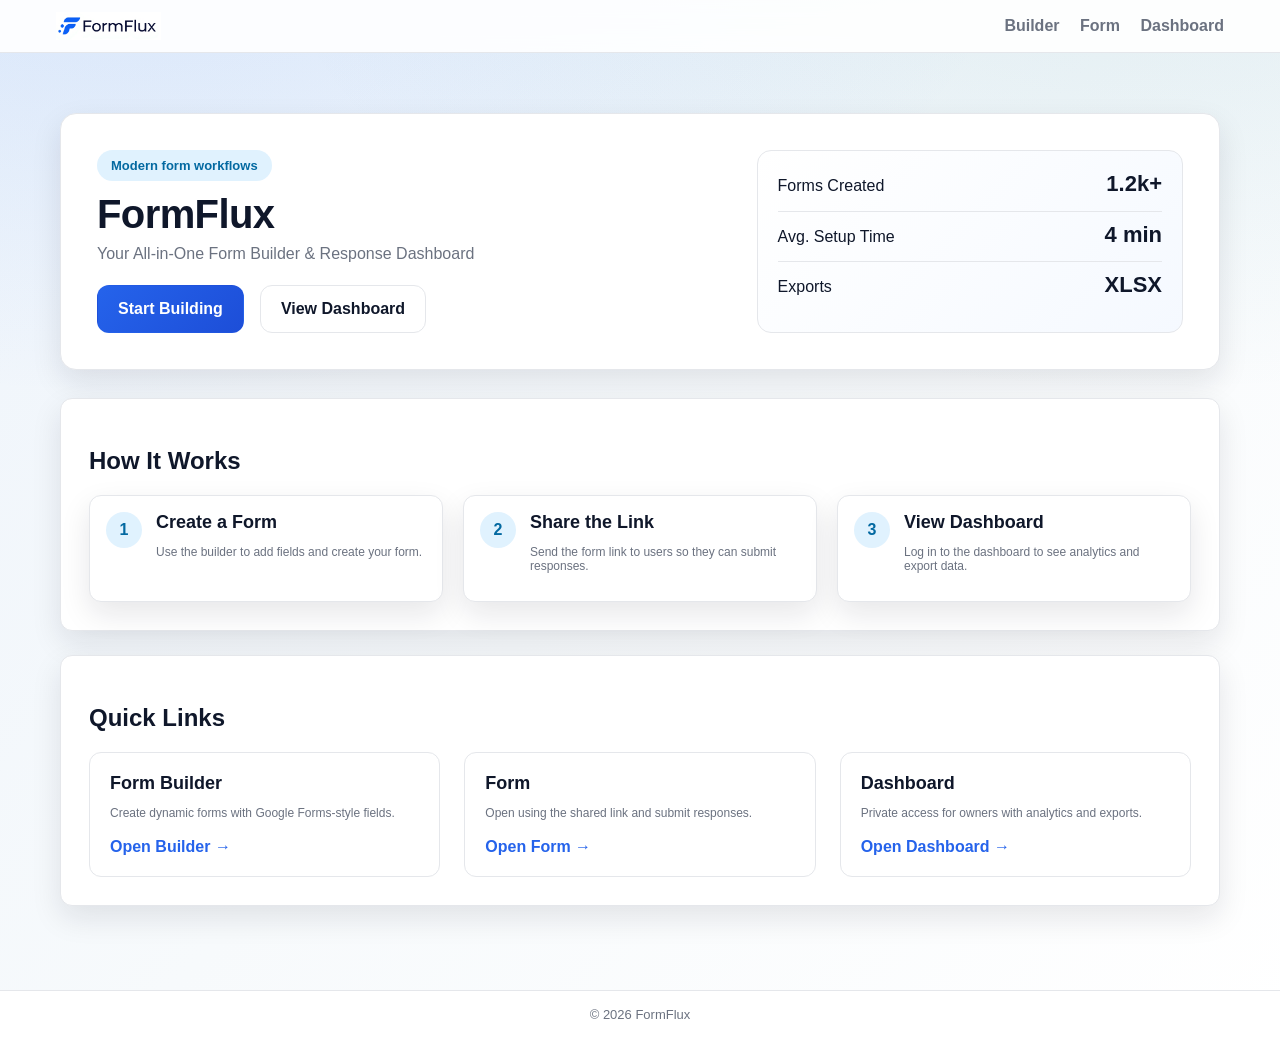
<file: frontend/index.html>
<!DOCTYPE html>
<html lang="en">
<head>
  <meta charset="UTF-8" />
  <meta name="viewport" content="width=device-width, initial-scale=1.0" />
  <title>Dynamic Form Builder + Response Dashboard</title>
  <link rel="stylesheet" href="style.css" />
</head>
<body>
  <div class="nav">
    <div class="nav-inner">
      <a class="brand" href="index.html">
        <img src="FormFlux.png" alt="FormFlux logo" class="logo" />
      </a>
      <div class="nav-links">
        <a href="form-builder.html">Builder</a>
        <a href="form.html">Form</a>
        <a href="dashboard.html">Dashboard</a>
      </div>
    </div>
  </div>

  <div class="container">
    <div class="hero">
      <div class="hero-grid">
        <div>
          <span class="pill">Modern form workflows</span>
          <h1>FormFlux</h1>
          <p>Your All-in-One Form Builder & Response Dashboard</p>
          <div class="cta-row">
            <a class="btn primary" href="form-builder.html">Start Building</a>
            <a class="btn ghost" href="dashboard.html">View Dashboard</a>
          </div>
        </div>
        <div class="hero-panel">
          <div class="metric"><span>Forms Created</span><span class="value">1.2k+</span></div>
          <div class="metric"><span>Avg. Setup Time</span><span class="value">4 min</span></div>
          <div class="metric"><span>Exports</span><span class="value">XLSX</span></div>
        </div>
      </div>
    </div>

    <div class="card">
      <h2>How It Works</h2>
      <div class="steps">
        <div class="step">
          <div class="step-num">1</div>
          <div>
            <h3>Create a Form</h3>
            <p class="small">Use the builder to add fields and create your form.</p>
          </div>
        </div>
        <div class="step">
          <div class="step-num">2</div>
          <div>
            <h3>Share the Link</h3>
            <p class="small">Send the form link to users so they can submit responses.</p>
          </div>
        </div>
        <div class="step">
          <div class="step-num">3</div>
          <div>
            <h3>View Dashboard</h3>
            <p class="small">Log in to the dashboard to see analytics and export data.</p>
          </div>
        </div>
      </div>
    </div>

    <div class="card">
      <h2>Quick Links</h2>
      <div class="grid-3">
        <a class="tile tile-link" href="form-builder.html">
          <h3>Form Builder</h3>
          <p class="small">Create dynamic forms with Google Forms-style fields.</p>
          <span class="tile-cta">Open Builder →</span>
        </a>
        <a class="tile tile-link" href="form.html">
          <h3>Form</h3>
          <p class="small">Open using the shared link and submit responses.</p>
          <span class="tile-cta">Open Form →</span>
        </a>
        <a class="tile tile-link" href="dashboard.html">
          <h3>Dashboard</h3>
          <p class="small">Private access for owners with analytics and exports.</p>
          <span class="tile-cta">Open Dashboard →</span>
        </a>
      </div>
    </div>
  </div>

  <footer class="footer">
    <div class="footer-inner">
      <span>© 2026 FormFlux</span>
    </div>
  </footer>
</body>
</html>
</file>
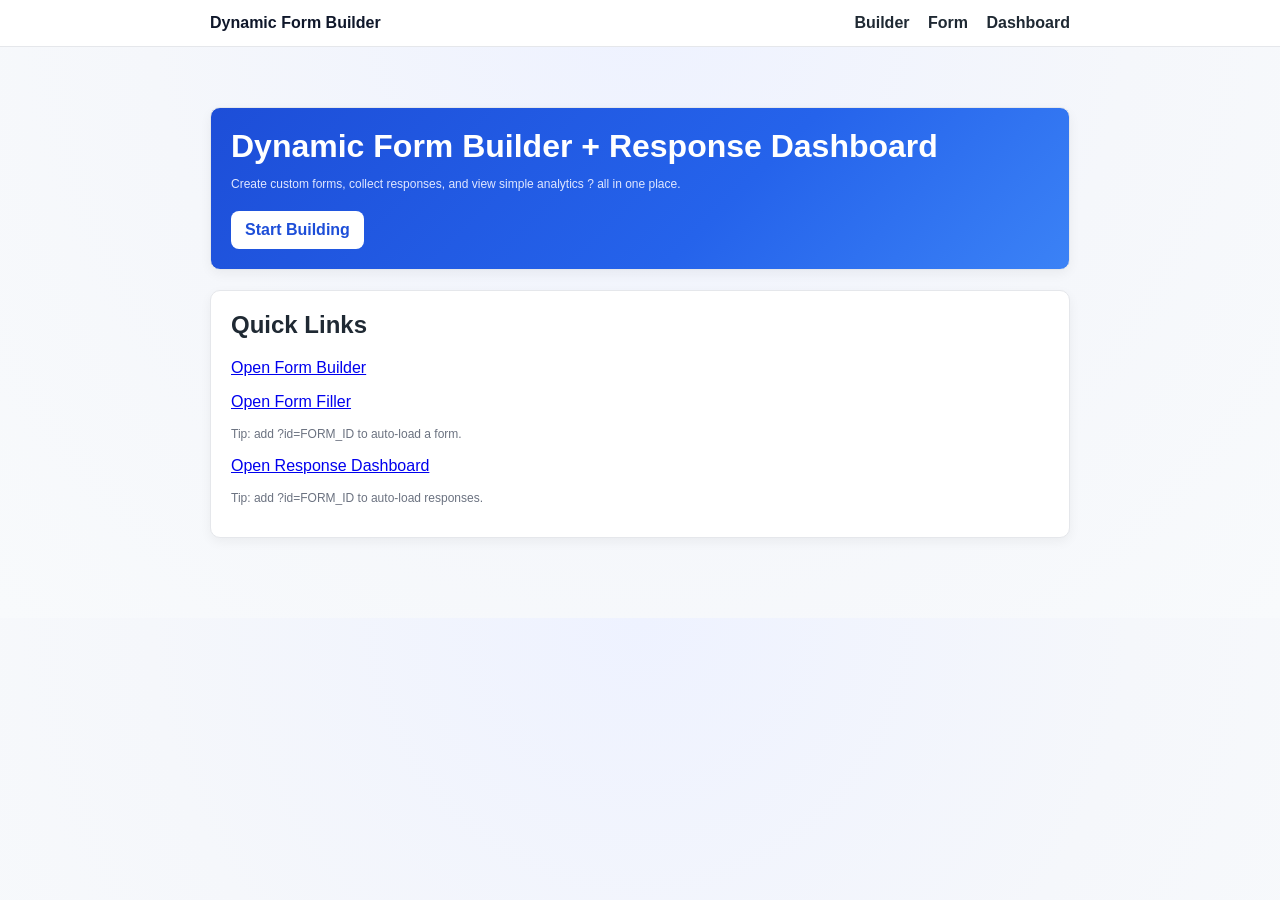
<file: backend/target/classes/static/index.html>
<!DOCTYPE html>
<html lang="en">
<head>
  <meta charset="UTF-8" />
  <meta name="viewport" content="width=device-width, initial-scale=1.0" />
  <title>Dynamic Form Builder + Response Dashboard</title>
  <link rel="stylesheet" href="style.css" />
</head>
<body>
  <div class="nav">
    <div class="nav-inner">
      <a class="brand" href="/">Dynamic Form Builder</a>
      <div class="nav-links">
        <a href="/form-builder.html">Builder</a>
        <a href="/form.html">Form</a>
        <a href="/dashboard.html">Dashboard</a>
      </div>
    </div>
  </div>

  <div class="container">
    <div class="card hero">
      <h1>Dynamic Form Builder + Response Dashboard</h1>
      <p class="small">Create custom forms, collect responses, and view simple analytics ? all in one place.</p>
      <a class="button-link" href="/form-builder.html">Start Building</a>
    </div>

    <div class="card">
      <h2>Quick Links</h2>
      <p><a href="/form-builder.html">Open Form Builder</a></p>
      <p><a href="/form.html">Open Form Filler</a></p>
      <p class="small">Tip: add ?id=FORM_ID to auto-load a form.</p>
      <p><a href="/dashboard.html">Open Response Dashboard</a></p>
      <p class="small">Tip: add ?id=FORM_ID to auto-load responses.</p>
    </div>
  </div>
</body>
</html>
</file>
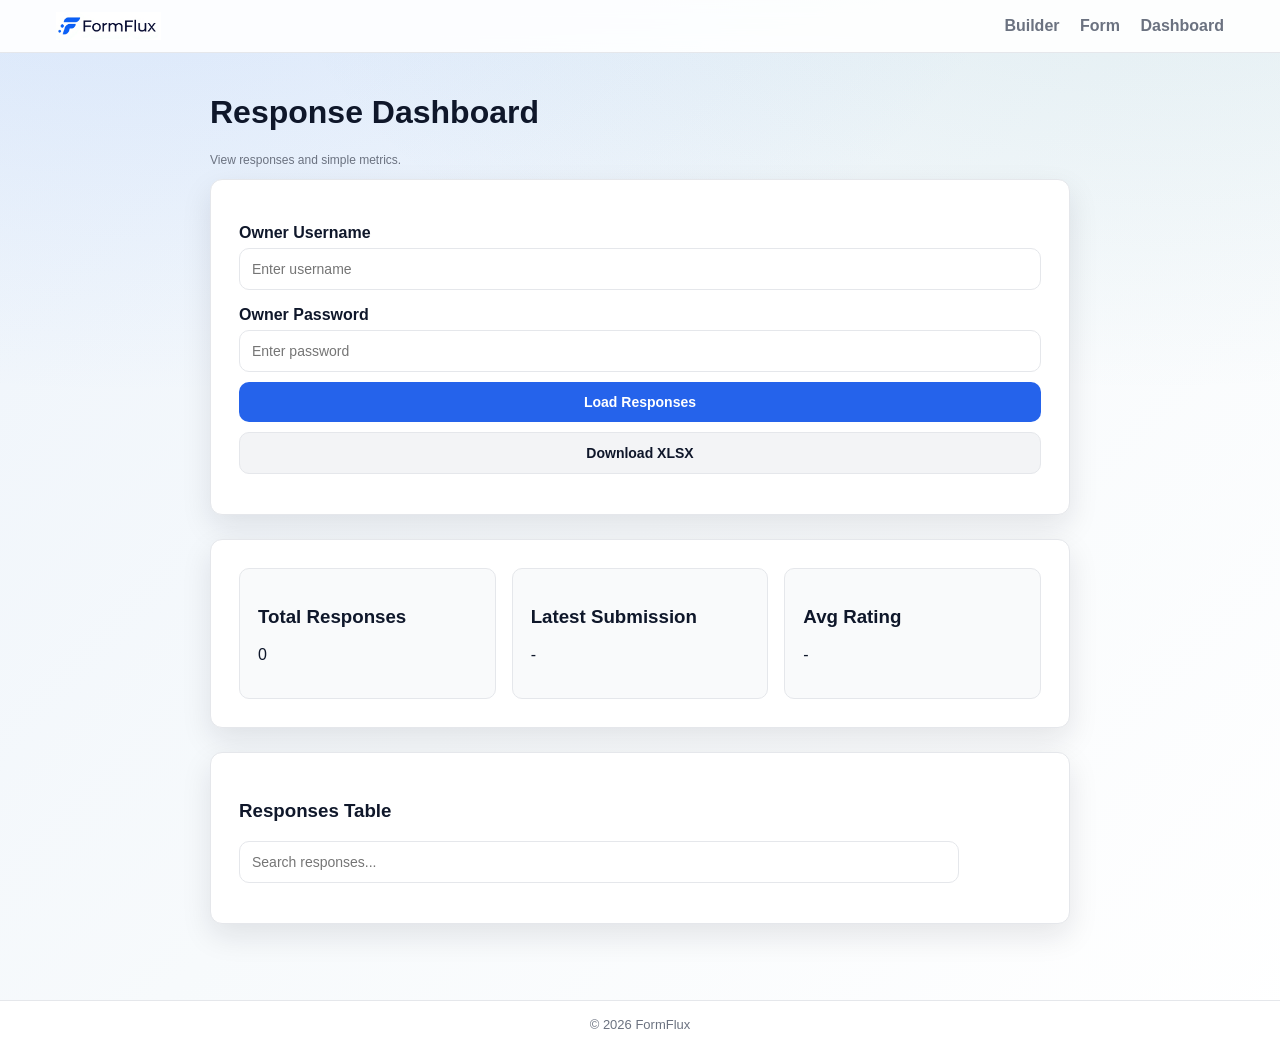
<file: frontend/dashboard.html>
<!DOCTYPE html>
<html lang="en">
<head>
  <meta charset="UTF-8" />
  <meta name="viewport" content="width=device-width, initial-scale=1.0" />
  <title>Dashboard</title>
  <link rel="stylesheet" href="style.css" />
</head>
<body>
  <div class="nav">
    <div class="nav-inner">
      <a class="brand" href="index.html">
        <img src="FormFlux.png" alt="FormFlux logo" class="logo" />
      </a>
      <div class="nav-links">
        <a href="form-builder.html">Builder</a>
        <a href="form.html">Form</a>
        <a href="dashboard.html">Dashboard</a>
      </div>
    </div>
  </div>

  <div class="container dashboard-narrow">
    <div class="header">
      <h1>Response Dashboard</h1>
      <p class="small">View responses and simple metrics.</p>
    </div>

    <div class="card">
      <label>Owner Username</label>
      <input id="ownerUser" type="text" placeholder="Enter username" />

      <label>Owner Password</label>
      <input id="ownerPass" type="password" placeholder="Enter password" />

      <button id="loadBtn">Load Responses</button>
      <button id="downloadBtn" class="secondary">Download XLSX</button>
      <p id="message" class="small"></p>
    </div>

    <div class="card">
      <div class="stats">
        <div class="stat-card">
          <h3>Total Responses</h3>
          <p id="total">0</p>
        </div>
        <div class="stat-card">
          <h3>Latest Submission</h3>
          <p id="latest">-</p>
        </div>
        <div class="stat-card">
          <h3>Avg Rating</h3>
          <p id="avg">-</p>
        </div>
      </div>
    </div>

    <div class="card">
      <h3>Responses Table</h3>
      <input id="filterBox" class="input-narrow" type="text" placeholder="Search responses..." />
      <div class="table-wrap">
        <table class="table" id="responseTable"></table>
      </div>
    </div>
  </div>

  <footer class="footer">
    <div class="footer-inner">
      <span>© 2026 FormFlux</span>
    </div>
  </footer>

  <script>
    const params = new URLSearchParams(window.location.search);
    const formId = params.get("id");

    const ownerUser = document.getElementById("ownerUser");
    const ownerPass = document.getElementById("ownerPass");
    const loadBtn = document.getElementById("loadBtn");
    const downloadBtn = document.getElementById("downloadBtn");
    const message = document.getElementById("message");

    const totalEl = document.getElementById("total");
    const latestEl = document.getElementById("latest");
    const avgEl = document.getElementById("avg");
    const table = document.getElementById("responseTable");
    const filterBox = document.getElementById("filterBox");
    let allResponses = [];

    async function loadResponses() {
      if (!formId) {
        message.textContent = "Form ID not found in URL.";
        return;
      }

      try {
        const res = await fetch(`http://localhost:8080/responses/${formId}?ownerUser=${encodeURIComponent(ownerUser.value)}&ownerPass=${encodeURIComponent(ownerPass.value)}`);
        if (!res.ok) {
          message.textContent = "Failed to fetch responses.";
          return;
        }

        const data = await res.json();
        allResponses = data;
        totalEl.textContent = data.length;

        if (data.length > 0) {
          latestEl.textContent = new Date(data[data.length - 1].createdAt).toLocaleString();
        }

        // Average rating if field named "Rating" exists
        const ratings = data.map(r => r.responses?.Rating).filter(v => typeof v === "number");
        if (ratings.length > 0) {
          const avg = ratings.reduce((a, b) => a + b, 0) / ratings.length;
          avgEl.textContent = avg.toFixed(1);
        }

        renderTable(data);
      } catch (err) {
        message.textContent = "Error connecting to backend.";
      }
    }

    filterBox.addEventListener("input", () => {
      renderTable(allResponses);
    });

    function renderTable(data) {
      if (data.length === 0) {
        table.innerHTML = "<tr><td>No responses yet.</td></tr>";
        return;
      }

      const filterText = filterBox.value.trim().toLowerCase();
      let filtered = data;
      if (filterText) {
        filtered = data.filter(item => {
          const rowText = JSON.stringify(item.responses || {}).toLowerCase();
          const timeText = (item.createdAt || "").toLowerCase();
          return rowText.includes(filterText) || timeText.includes(filterText);
        });
      }

      if (filtered.length === 0) {
        table.innerHTML = "<tr><td>No matches found.</td></tr>";
        return;
      }

      const headers = Object.keys(filtered[0].responses || {});
      let html = "<tr><th>Submitted At</th>";
      headers.forEach(h => html += `<th>${h}</th>`);
      html += "</tr>";

      filtered.forEach(item => {
        html += `<tr><td>${new Date(item.createdAt).toLocaleString()}</td>`;
        headers.forEach(h => {
          html += `<td>${item.responses[h] ?? ""}</td>`;
        });
        html += "</tr>";
      });

      table.innerHTML = html;
    }

    loadBtn.addEventListener("click", loadResponses);

    downloadBtn.addEventListener("click", async () => {
      if (!formId) {
        message.textContent = "Form ID not found in URL.";
        return;
      }
      if (!ownerUser.value || !ownerPass.value) {
        message.textContent = "Please enter username and password.";
        return;
      }

      try {
        const url = `http://localhost:8080/responses/${formId}/xlsx?ownerUser=${encodeURIComponent(ownerUser.value)}&ownerPass=${encodeURIComponent(ownerPass.value)}`;
        const res = await fetch(url);
        if (!res.ok) {
          message.textContent = "Failed to download XLSX.";
          return;
        }
        const blob = await res.blob();
        const link = document.createElement("a");
        link.href = window.URL.createObjectURL(blob);
        link.download = "responses.xlsx";
        document.body.appendChild(link);
        link.click();
        link.remove();
      } catch (err) {
        message.textContent = "Error connecting to backend.";
      }
    });
  </script>
</body>
</html>
</file>
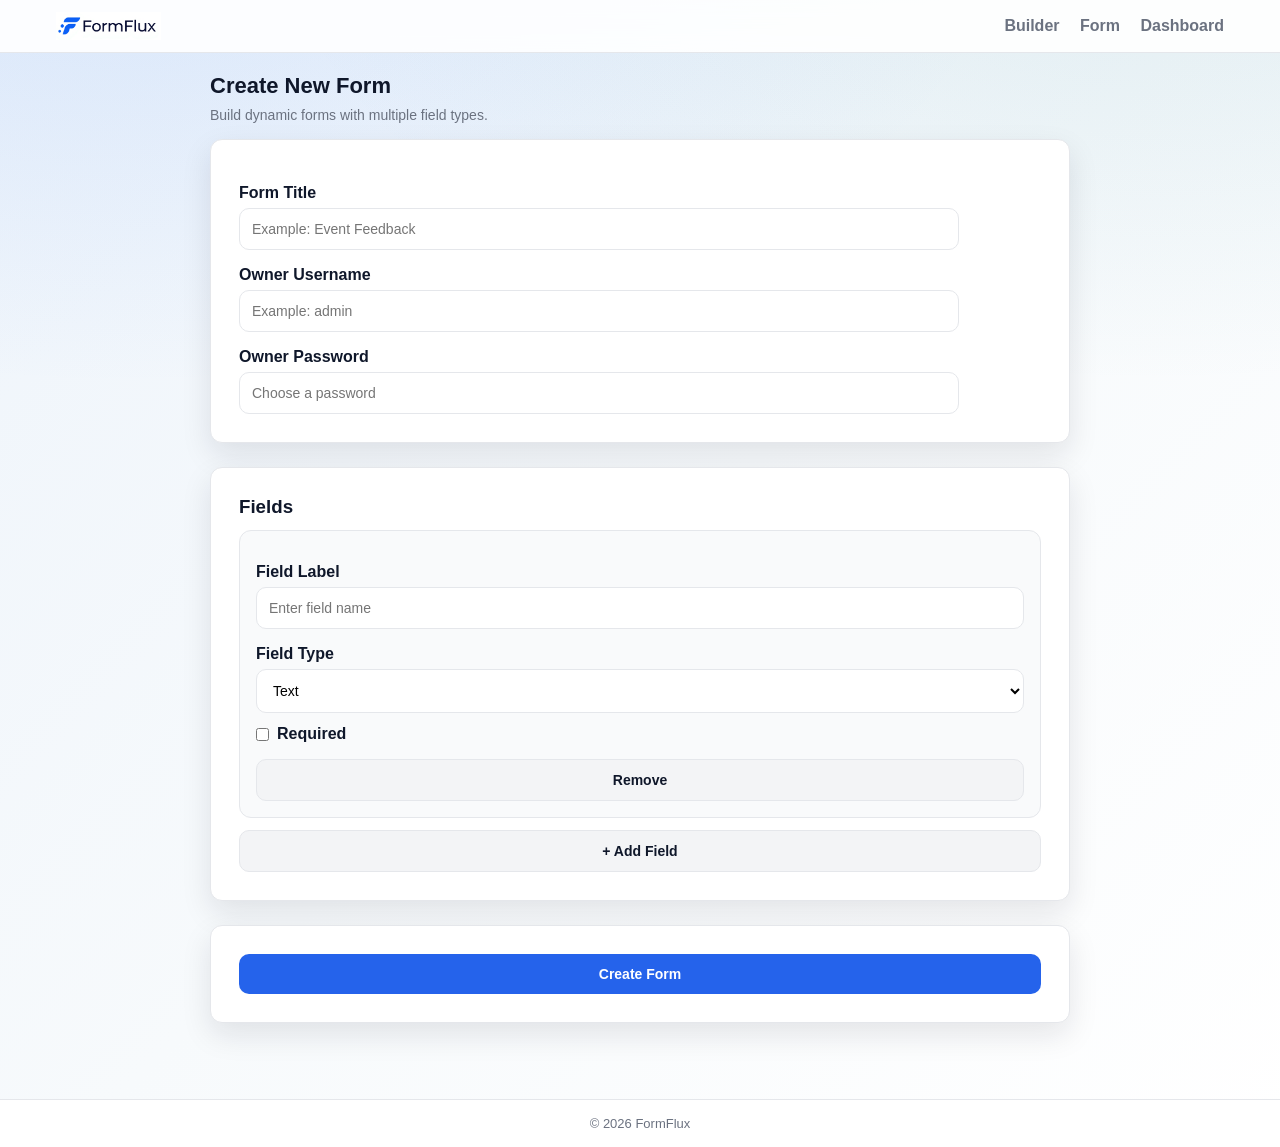
<file: frontend/form-builder.html>
<!DOCTYPE html>
<html lang="en">
<head>
  <meta charset="UTF-8" />
  <meta name="viewport" content="width=device-width, initial-scale=1.0" />
  <title>Form Builder</title>
  <link rel="stylesheet" href="style.css" />
</head>
<body>
  <div class="nav">
    <div class="nav-inner">
      <a class="brand" href="index.html">
        <img src="FormFlux.png" alt="FormFlux logo" class="logo" />
      </a>
      <div class="nav-links">
        <a href="form-builder.html">Builder</a>
        <a href="form.html">Form</a>
        <a href="dashboard.html">Dashboard</a>
      </div>
    </div>
  </div>

  <div class="container form-narrow">
    <div class="header">
      <h1 class="section-title">Create New Form</h1>
      <p class="section-sub">Build dynamic forms with multiple field types.</p>
    </div>

    <div class="card">
      <label for="formTitle">Form Title</label>
      <input id="formTitle" class="input-narrow" type="text" placeholder="Example: Event Feedback" />

      <label for="ownerUser">Owner Username</label>
      <input id="ownerUser" class="input-narrow" type="text" placeholder="Example: admin" />

      <label for="ownerPass">Owner Password</label>
      <input id="ownerPass" class="input-narrow" type="password" placeholder="Choose a password" />
    </div>

    <div class="card">
      <h3 class="card-title">Fields</h3>
      <div id="fields"></div>
      <button id="addFieldBtn" class="secondary">+ Add Field</button>
    </div>

    <div class="card">
      <button id="createFormBtn">Create Form</button>
      <div id="result" class="small"></div>
    </div>
  </div>

  <footer class="footer">
    <div class="footer-inner">
      <span>© 2026 FormFlux</span>
    </div>
  </footer>

  <script>
    const fieldsDiv = document.getElementById("fields");
    const addFieldBtn = document.getElementById("addFieldBtn");
    const createFormBtn = document.getElementById("createFormBtn");
    const result = document.getElementById("result");

    const TYPE_OPTIONS = [
      { value: "text", label: "Text" },
      { value: "number", label: "Number" },
      { value: "radio", label: "Radio" },
      { value: "checkbox", label: "Checkbox" },
      { value: "dropdown", label: "Dropdown" },
      { value: "paragraph", label: "Paragraph" },
      { value: "date", label: "Date" },
      { value: "time", label: "Time" }
    ];

    function addField() {
      const card = document.createElement("div");
      card.className = "field-card";

      const typeOptionsHtml = TYPE_OPTIONS.map(t => `<option value="${t.value}">${t.label}</option>`).join("");

      card.innerHTML = `
        <label>Field Label</label>
        <input class="field-label" type="text" placeholder="Enter field name" />

        <label>Field Type</label>
        <select class="field-type">
          ${typeOptionsHtml}
        </select>

        <label class="row-inline"><input type="checkbox" class="field-required" /> Required</label>

        <div class="options-box" style="display:none;">
          <label>Options (comma separated)</label>
          <input class="field-options" type="text" placeholder="Option1, Option2" />
        </div>

        <div class="scale-box" style="display:none;">
          <label>Scale Min</label>
          <input class="scale-min" type="number" placeholder="1" />
          <label>Scale Max</label>
          <input class="scale-max" type="number" placeholder="5" />
          <label>Left Label (optional)</label>
          <input class="scale-left" type="text" placeholder="Poor" />
          <label>Right Label (optional)</label>
          <input class="scale-right" type="text" placeholder="Excellent" />
        </div>

        <div class="grid-box" style="display:none;">
          <label>Grid Rows (comma separated)</label>
          <input class="grid-rows" type="text" placeholder="Speed, Quality, Support" />
          <label>Grid Columns (comma separated)</label>
          <input class="grid-cols" type="text" placeholder="Bad, OK, Good" />
        </div>

        <div class="field-actions">
          <button class="remove-btn secondary">Remove</button>
        </div>
      `;

      const typeSelect = card.querySelector(".field-type");
      const optionsBox = card.querySelector(".options-box");
      const scaleBox = card.querySelector(".scale-box");
      const gridBox = card.querySelector(".grid-box");
      const removeBtn = card.querySelector(".remove-btn");

      function updateVisibility() {
        const type = typeSelect.value;
        optionsBox.style.display = ["radio", "checkbox", "dropdown"].includes(type) ? "block" : "none";
        scaleBox.style.display = "none";
        gridBox.style.display = "none";
      }

      typeSelect.addEventListener("change", updateVisibility);
      removeBtn.addEventListener("click", () => card.remove());

      updateVisibility();
      fieldsDiv.appendChild(card);
    }

    addFieldBtn.addEventListener("click", addField);

    createFormBtn.addEventListener("click", async () => {
      result.textContent = "";
      const title = document.getElementById("formTitle").value.trim();
      const ownerUsername = document.getElementById("ownerUser").value.trim();
      const ownerPassword = document.getElementById("ownerPass").value.trim();

      if (!title || !ownerUsername || !ownerPassword) {
        result.textContent = "Please fill all fields (title + owner credentials).";
        return;
      }

      const fieldCards = document.querySelectorAll(".field-card");
      const fields = [];

      fieldCards.forEach(card => {
        const label = card.querySelector(".field-label").value.trim();
        const type = card.querySelector(".field-type").value;
        const required = card.querySelector(".field-required").checked;
        const optionsText = card.querySelector(".field-options").value.trim();
        const options = optionsText ? optionsText.split(",").map(o => o.trim()).filter(Boolean) : [];

        const rows = [];
        const columns = [];
        const min = null;
        const max = null;
        const leftLabel = "";
        const rightLabel = "";

        if (label) {
          fields.push({
            label,
            type,
            required,
            options,
            rows,
            columns,
            min: min ? Number(min) : null,
            max: max ? Number(max) : null,
            leftLabel,
            rightLabel
          });
        }
      });

      if (fields.length === 0) {
        result.textContent = "Add at least one field.";
        return;
      }

      try {
        const res = await fetch("http://localhost:8080/create-form", {
          method: "POST",
          headers: { "Content-Type": "application/json" },
          body: JSON.stringify({ title, fields, ownerUsername, ownerPassword })
        });

        if (!res.ok) {
          result.textContent = "Failed to create form.";
          return;
        }

        const saved = await res.json();
        const base = window.location.origin + window.location.pathname.replace("form-builder.html", "");
        const shareUrl = `${base}form.html?id=${saved.formId}`;
        const ownerUrl = `${base}dashboard.html?id=${saved.formId}`;

        result.innerHTML = `
          <div class="success-box">
            <div class="success-title">Form created successfully!</div>
            <div class="success-row">
              <span>Share Link</span>
              <a href="${shareUrl}">Open Form</a>
              <button class="secondary copy-btn" data-copy="${shareUrl}">Copy</button>
            </div>
            <div class="success-row">
              <span>Owner Link</span>
              <a href="${ownerUrl}">Open Dashboard</a>
              <button class="secondary copy-btn" data-copy="${ownerUrl}">Copy</button>
            </div>
          </div>
        `;

        result.querySelectorAll(".copy-btn").forEach(btn => {
          btn.addEventListener("click", async () => {
            try {
              await navigator.clipboard.writeText(btn.dataset.copy);
              btn.textContent = "Copied!";
              setTimeout(() => (btn.textContent = "Copy"), 1200);
            } catch (e) {
              btn.textContent = "Failed";
              setTimeout(() => (btn.textContent = "Copy"), 1200);
            }
          });
        });
      } catch (err) {
        result.textContent = "Error connecting to backend.";
      }
    });

    addField();
  </script>
</body>
</html>
</file>
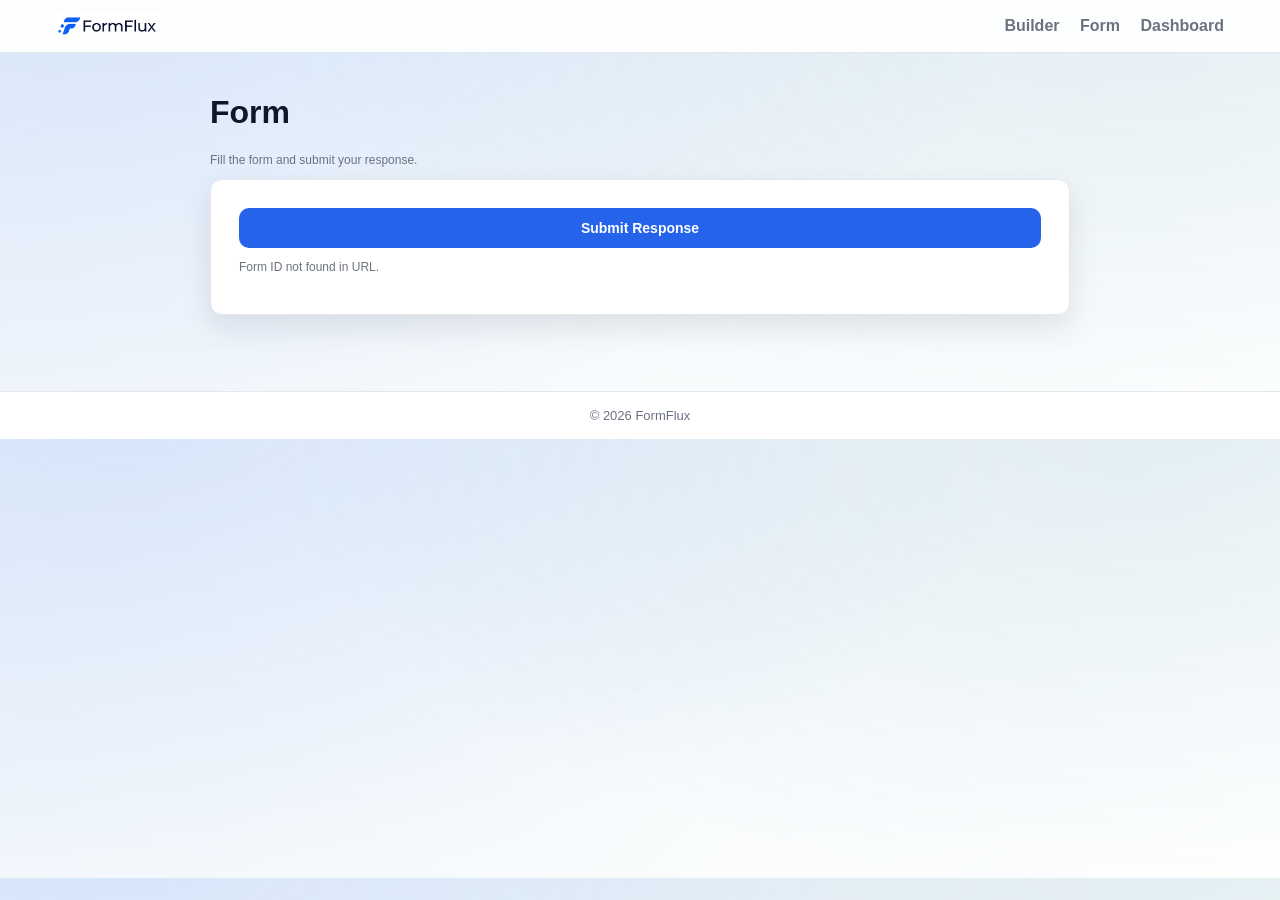
<file: frontend/form.html>
<!DOCTYPE html>
<html lang="en">
<head>
  <meta charset="UTF-8" />
  <meta name="viewport" content="width=device-width, initial-scale=1.0" />
  <title>Fill Form</title>
  <link rel="stylesheet" href="style.css" />
</head>
<body>
  <div class="nav">
    <div class="nav-inner">
      <a class="brand" href="index.html">
        <img src="FormFlux.png" alt="FormFlux logo" class="logo" />
      </a>
      <div class="nav-links">
        <a href="form-builder.html">Builder</a>
        <a href="form.html">Form</a>
        <a href="dashboard.html">Dashboard</a>
      </div>
    </div>
  </div>

  <div class="container form-narrow">
    <div class="header">
      <h1 id="formTitle">Form</h1>
      <p class="small">Fill the form and submit your response.</p>
    </div>

    <div class="card" id="formCard">
      <form id="dynamicForm"></form>
      <button id="submitBtn">Submit Response</button>
      <p id="message" class="small"></p>
    </div>
  </div>

  <footer class="footer">
    <div class="footer-inner">
      <span>© 2026 FormFlux</span>
    </div>
  </footer>

  <script>
    const params = new URLSearchParams(window.location.search);
    const formId = params.get("id");
    const formTitle = document.getElementById("formTitle");
    const dynamicForm = document.getElementById("dynamicForm");
    const submitBtn = document.getElementById("submitBtn");
    const message = document.getElementById("message");

    let currentForm = null;

    async function loadForm() {
      if (!formId) {
        message.textContent = "Form ID not found in URL.";
        return;
      }

      try {
        const res = await fetch(`http://localhost:8080/form/${formId}`);
        if (!res.ok) {
          message.textContent = "Form not found.";
          return;
        }

        const form = await res.json();
        currentForm = form;
        formTitle.textContent = form.title;

        form.fields.forEach((field, index) => {
          const wrapper = document.createElement("div");
          wrapper.className = "field-card";

          const label = document.createElement("label");
          label.textContent = field.label + (field.required ? " *" : "");
          wrapper.appendChild(label);

          renderField(wrapper, field, index);
          dynamicForm.appendChild(wrapper);
        });
      } catch (err) {
        message.textContent = "Error connecting to backend.";
      }
    }

    function renderField(wrapper, field, index) {
      const type = field.type;
      const name = `field-${index}`;

      if (type === "text") {
        const input = document.createElement("input");
        input.type = "text";
        input.name = name;
        wrapper.appendChild(input);
      } else if (type === "paragraph") {
        const textarea = document.createElement("textarea");
        textarea.name = name;
        wrapper.appendChild(textarea);
      } else if (type === "radio") {
        (field.options || []).forEach(opt => {
          const row = document.createElement("div");
          row.className = "option-row";
          const input = document.createElement("input");
          input.type = "radio";
          input.name = name;
          input.value = opt;
          const span = document.createElement("span");
          span.textContent = " " + opt;
          row.appendChild(input);
          row.appendChild(span);
          wrapper.appendChild(row);
        });
      } else if (type === "checkbox") {
        (field.options || []).forEach(opt => {
          const row = document.createElement("div");
          row.className = "option-row";
          const input = document.createElement("input");
          input.type = "checkbox";
          input.name = name;
          input.value = opt;
          const span = document.createElement("span");
          span.textContent = " " + opt;
          row.appendChild(input);
          row.appendChild(span);
          wrapper.appendChild(row);
        });
      } else if (type === "dropdown") {
        const select = document.createElement("select");
        select.name = name;
        (field.options || []).forEach(opt => {
          const option = document.createElement("option");
          option.value = opt;
          option.textContent = opt;
          select.appendChild(option);
        });
        wrapper.appendChild(select);
      } else if (type === "date") {
        const input = document.createElement("input");
        input.type = "date";
        input.name = name;
        wrapper.appendChild(input);
      } else if (type === "time") {
        const input = document.createElement("input");
        input.type = "time";
        input.name = name;
        wrapper.appendChild(input);
      } else if (type === "number") {
        const input = document.createElement("input");
        input.type = "number";
        input.name = name;
        wrapper.appendChild(input);
      }
    }

    function buildGrid(field, index, isCheckbox) {
      const table = document.createElement("table");
      table.className = "table";
      const thead = document.createElement("thead");
      const headRow = document.createElement("tr");
      headRow.appendChild(document.createElement("th"));

      (field.columns || []).forEach(col => {
        const th = document.createElement("th");
        th.textContent = col;
        headRow.appendChild(th);
      });

      thead.appendChild(headRow);
      table.appendChild(thead);

      const tbody = document.createElement("tbody");
      (field.rows || []).forEach((rowLabel, rIndex) => {
        const tr = document.createElement("tr");
        const rowHead = document.createElement("td");
        rowHead.textContent = rowLabel;
        tr.appendChild(rowHead);

        (field.columns || []).forEach(col => {
          const td = document.createElement("td");
          const input = document.createElement("input");
          input.type = isCheckbox ? "checkbox" : "radio";
          input.name = `field-${index}-row-${rIndex}`;
          input.value = col;
          td.appendChild(input);
          tr.appendChild(td);
        });

        tbody.appendChild(tr);
      });

      table.appendChild(tbody);
      return table;
    }

    submitBtn.addEventListener("click", async () => {
      if (!currentForm) return;
      const responses = {};
      const errors = [];

      currentForm.fields.forEach((field, index) => {
        const type = field.type;
        const name = `field-${index}`;

        if (type === "text" || type === "paragraph" || type === "date" || type === "time") {
          const input = dynamicForm.querySelector(`[name='${name}']`);
          const value = input ? input.value : "";
          if (field.required && !value) errors.push(field.label);
          responses[field.label] = value;
        } else if (type === "dropdown") {
          const select = dynamicForm.querySelector(`[name='${name}']`);
          const val = select ? select.value : "";
          if (field.required && !val) errors.push(field.label);
          responses[field.label] = val;
        } else if (type === "radio") {
          const checked = dynamicForm.querySelector(`input[name='${name}']:checked`);
          const value = checked ? checked.value : "";
          if (field.required && !value) errors.push(field.label);
          responses[field.label] = value;
        } else if (type === "checkbox") {
          const checked = Array.from(dynamicForm.querySelectorAll(`input[name='${name}']:checked`)).map(i => i.value);
          if (field.required && checked.length === 0) errors.push(field.label);
          responses[field.label] = checked;
        } else if (type === "number") {
          const input = dynamicForm.querySelector(`[name='${name}']`);
          let value = input ? input.value : "";
          if (type === "number" && value !== "") value = Number(value);
          if (field.required && !value) errors.push(field.label);
          responses[field.label] = value;
        }
      });

      if (errors.length > 0) {
        message.textContent = "Please fill required fields: " + errors.join(", ");
        return;
      }

      try {
        const res = await fetch(`http://localhost:8080/submit/${formId}` , {
          method: "POST",
          headers: { "Content-Type": "application/json" },
          body: JSON.stringify({ responses })
        });

        if (!res.ok) {
          message.textContent = "Failed to submit response.";
          return;
        }

        message.textContent = "Response submitted successfully!";
      } catch (err) {
        message.textContent = "Error connecting to backend.";
      }
    });

    loadForm();
  </script>
</body>
</html>
</file>
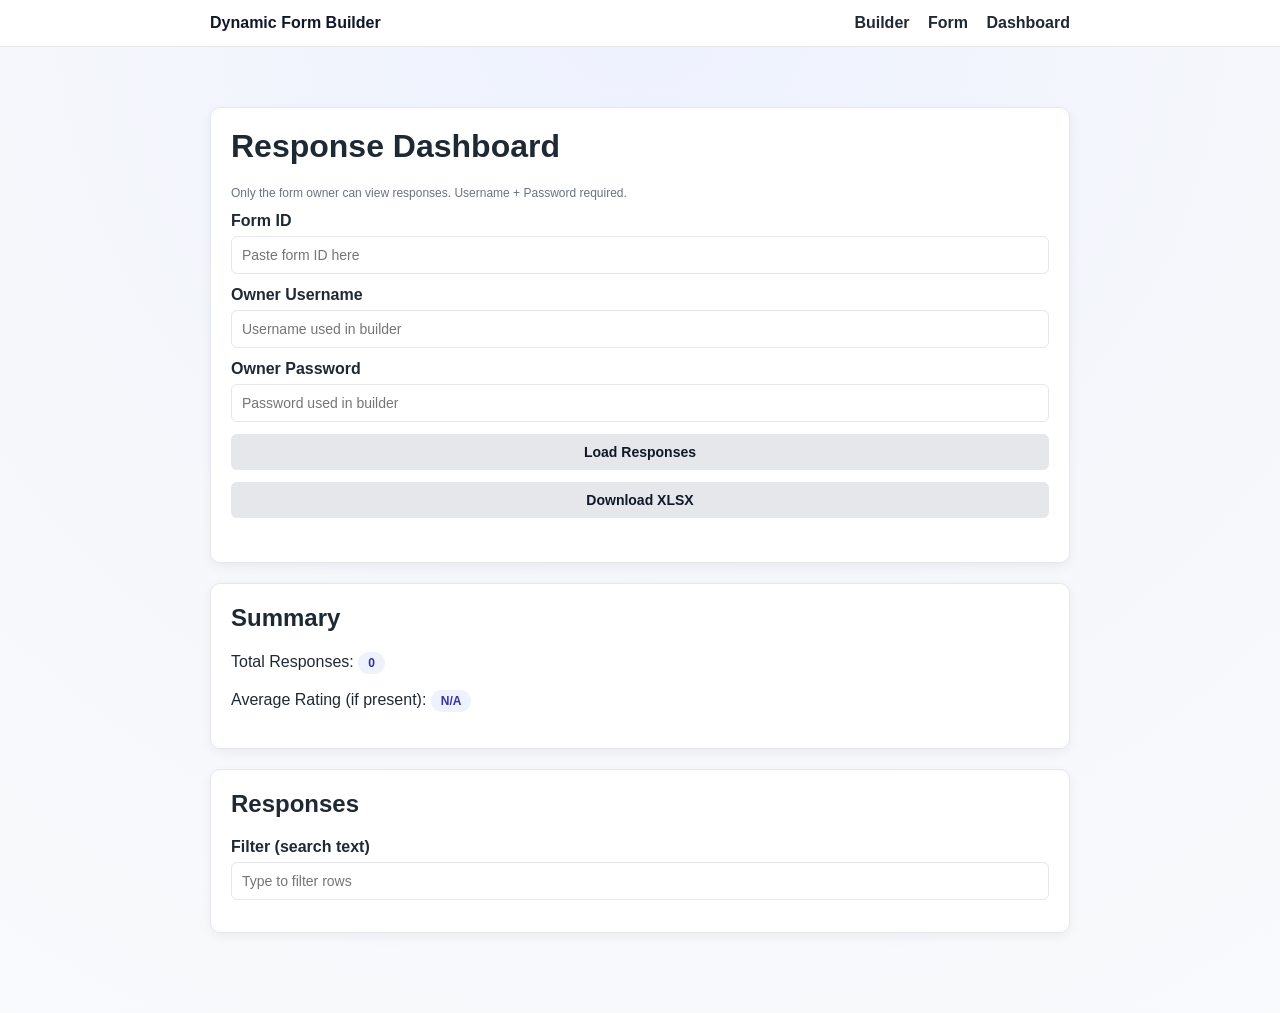
<file: backend/target/classes/static/dashboard.html>
<!DOCTYPE html>
<html lang="en">
<head>
  <meta charset="UTF-8" />
  <meta name="viewport" content="width=device-width, initial-scale=1.0" />
  <title>Response Dashboard</title>
  <link rel="stylesheet" href="style.css" />
</head>
<body>
  <div class="nav">
    <div class="nav-inner">
      <a class="brand" href="/">Dynamic Form Builder</a>
      <div class="nav-links">
        <a href="/form-builder.html">Builder</a>
        <a href="/form.html">Form</a>
        <a href="/dashboard.html">Dashboard</a>
      </div>
    </div>
  </div>

  <div class="container">
    <div class="card">
      <h1>Response Dashboard</h1>
      <p class="small">Only the form owner can view responses. Username + Password required.</p>

      <label for="formId">Form ID</label>
      <input id="formId" type="text" placeholder="Paste form ID here" />

      <label for="ownerUser">Owner Username</label>
      <input id="ownerUser" type="text" placeholder="Username used in builder" />

      <label for="ownerPass">Owner Password</label>
      <input id="ownerPass" type="password" placeholder="Password used in builder" />

      <button id="loadBtn" class="secondary">Load Responses</button>
      <button id="downloadBtn" class="secondary">Download XLSX</button>
      <p id="msg" class="small"></p>
    </div>

    <div class="card">
      <h2>Summary</h2>
      <p>Total Responses: <span id="total" class="badge">0</span></p>
      <p>Average Rating (if present): <span id="avg" class="badge">N/A</span></p>
    </div>

    <div class="card">
      <h2>Responses</h2>
      <label for="filterBox">Filter (search text)</label>
      <input id="filterBox" type="text" placeholder="Type to filter rows" />
      <div id="responses"></div>
    </div>
  </div>

  <script>
    const formIdInput = document.getElementById("formId");
    const ownerUserInput = document.getElementById("ownerUser");
    const ownerPassInput = document.getElementById("ownerPass");
    const loadBtn = document.getElementById("loadBtn");
    const downloadBtn = document.getElementById("downloadBtn");
    const totalEl = document.getElementById("total");
    const avgEl = document.getElementById("avg");
    const responsesDiv = document.getElementById("responses");
    const msg = document.getElementById("msg");
    const filterBox = document.getElementById("filterBox");
    let currentFields = [];
    let allResponses = [];
    let sortKey = "submittedAt";
    let sortDir = "desc";

    // If URL has ?id=...&ownerKey=..., prefill and auto-load
    const params = new URLSearchParams(window.location.search);
    const urlId = params.get("id");
    if (urlId) formIdInput.value = urlId;

    loadBtn.addEventListener("click", () => {
      const id = formIdInput.value.trim();
      const ownerUser = ownerUserInput.value.trim();
      const ownerPass = ownerPassInput.value.trim();
      if (id && ownerUser && ownerPass) loadResponses(id, ownerUser, ownerPass);
      else msg.textContent = "Please enter form ID, username, and password.";
    });

    filterBox.addEventListener("input", () => {
      renderTable(allResponses);
    });

    downloadBtn.addEventListener("click", async () => {
      const id = formIdInput.value.trim();
      const ownerUser = ownerUserInput.value.trim();
      const ownerPass = ownerPassInput.value.trim();
      if (!id || !ownerUser || !ownerPass) {
        msg.textContent = "Please enter form ID, username, and password.";
        return;
      }

      try {
        const params = new URLSearchParams();
        if (ownerUser) params.append("ownerUser", ownerUser);
        if (ownerPass) params.append("ownerPass", ownerPass);

        const res = await fetch(`/responses/${id}/xlsx?${params.toString()}`);

        if (res.status === 401) {
          msg.textContent = "Owner username or password is incorrect.";
          return;
        }
        if (!res.ok) {
          msg.textContent = "Failed to download XLSX.";
          return;
        }

        const blob = await res.blob();
        const url = window.URL.createObjectURL(blob);
        const a = document.createElement("a");
        a.href = url;
        a.download = "responses.xlsx";
        document.body.appendChild(a);
        a.click();
        a.remove();
        window.URL.revokeObjectURL(url);
      } catch (err) {
        msg.textContent = "Error connecting to backend.";
      }
    });

    async function loadResponses(id, ownerUser, ownerPass) {
      responsesDiv.innerHTML = "";
      msg.textContent = "";
      totalEl.textContent = "0";
      avgEl.textContent = "N/A";

      try {
        // Load form fields to build table columns
        const formRes = await fetch(`/form/${id}`);
        if (!formRes.ok) {
          msg.textContent = "Form not found.";
          return;
        }
        const form = await formRes.json();
        currentFields = form.fields || [];

        const params = new URLSearchParams();
        params.append("ownerUser", ownerUser);
        params.append("ownerPass", ownerPass);

        const res = await fetch(`/responses/${id}?${params.toString()}`);
        if (res.status === 401) {
          msg.textContent = "Owner username or password is incorrect.";
          return;
        }
        if (!res.ok) {
          responsesDiv.textContent = "Failed to fetch responses.";
          return;
        }

        const data = await res.json();
        allResponses = data;
        totalEl.textContent = data.length;

        // Calculate average rating if a field named "rating" exists
        const ratings = data
          .map(r => r.responses && r.responses.rating)
          .filter(v => typeof v === "number");

        if (ratings.length > 0) {
          const avg = ratings.reduce((a, b) => a + b, 0) / ratings.length;
          avgEl.textContent = avg.toFixed(2);
        }

        if (data.length === 0) {
          responsesDiv.textContent = "No responses yet.";
          return;
        }

        renderTable(data);
      } catch (err) {
        responsesDiv.textContent = "Error connecting to backend.";
      }
    }

    function safeKey(label) {
      return String(label || "").replace(/\./g, "_").replace(/\$/g, "_");
    }

    function renderTable(data) {
      const filterText = filterBox.value.trim().toLowerCase();
      let filtered = data;
      if (filterText) {
        filtered = data.filter(item => {
          const rowText = JSON.stringify(item.responses || {}).toLowerCase();
          const timeText = (item.createdAt || "").toLowerCase();
          return rowText.includes(filterText) || timeText.includes(filterText);
        });
      }

      const sorted = [...filtered].sort((a, b) => compareRows(a, b));
      const table = document.createElement("table");
      const thead = document.createElement("thead");
      const headerRow = document.createElement("tr");

      const thTime = document.createElement("th");
      thTime.textContent = "Submitted At";
      thTime.dataset.key = "submittedAt";
      headerRow.appendChild(thTime);

      currentFields.forEach(f => {
        const th = document.createElement("th");
        th.textContent = f.label;
        th.dataset.key = f.label;
        headerRow.appendChild(th);
      });

      thead.appendChild(headerRow);
      table.appendChild(thead);

      const tbody = document.createElement("tbody");
      sorted.forEach(item => {
        const tr = document.createElement("tr");
        const tdTime = document.createElement("td");
        tdTime.textContent = item.createdAt ? new Date(item.createdAt).toLocaleString() : "";
        tr.appendChild(tdTime);
        currentFields.forEach(f => {
          const td = document.createElement("td");
          const key = safeKey(f.label);
          const value = item.responses ? item.responses[key] : "";
          td.textContent = formatValue(value);
          tr.appendChild(td);
        });
        tbody.appendChild(tr);
      });

      table.appendChild(tbody);
      responsesDiv.innerHTML = "";
      responsesDiv.appendChild(table);

      // Add sorting behavior to headers
      table.querySelectorAll("th").forEach(th => {
        th.style.cursor = "pointer";
        th.addEventListener("click", () => {
          const key = th.dataset.key;
          if (sortKey === key) {
            sortDir = sortDir === "asc" ? "desc" : "asc";
          } else {
            sortKey = key;
            sortDir = "asc";
          }
          renderTable(allResponses);
        });
      });
    }

    function compareRows(a, b) {
      if (sortKey === "submittedAt") {
        const at = a.createdAt ? new Date(a.createdAt).getTime() : 0;
        const bt = b.createdAt ? new Date(b.createdAt).getTime() : 0;
        return sortDir === "asc" ? at - bt : bt - at;
      }

      const aVal = (a.responses && a.responses[safeKey(sortKey)]) || "";
      const bVal = (b.responses && b.responses[safeKey(sortKey)]) || "";
      const aNum = Number(aVal);
      const bNum = Number(bVal);
      if (!isNaN(aNum) && !isNaN(bNum)) {
        return sortDir === "asc" ? aNum - bNum : bNum - aNum;
      }
      const aStr = String(formatValue(aVal)).toLowerCase();
      const bStr = String(formatValue(bVal)).toLowerCase();
      if (aStr < bStr) return sortDir === "asc" ? -1 : 1;
      if (aStr > bStr) return sortDir === "asc" ? 1 : -1;
      return 0;
    }

    function formatValue(value) {
      if (value === null || value === undefined) return "";
      if (Array.isArray(value)) return value.join(", ");
      if (typeof value === "object") return JSON.stringify(value);
      return String(value);
    }
  </script>
</body>
</html>
</file>
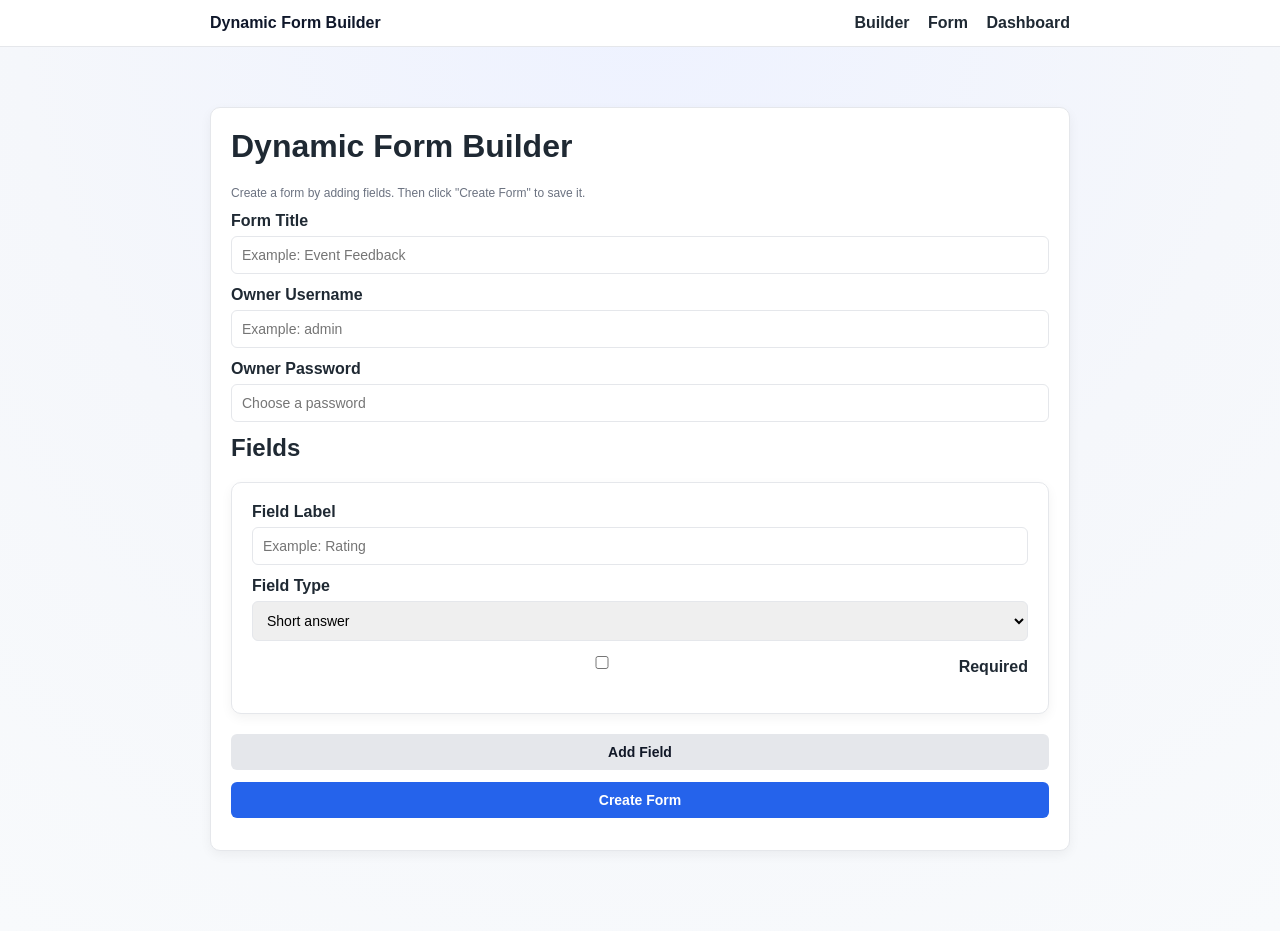
<file: backend/target/classes/static/form-builder.html>
<!DOCTYPE html>
<html lang="en">
<head>
  <meta charset="UTF-8" />
  <meta name="viewport" content="width=device-width, initial-scale=1.0" />
  <title>Form Builder</title>
  <link rel="stylesheet" href="style.css" />
</head>
<body>
  <div class="nav">
    <div class="nav-inner">
      <a class="brand" href="/">Dynamic Form Builder</a>
      <div class="nav-links">
        <a href="/form-builder.html">Builder</a>
        <a href="/form.html">Form</a>
        <a href="/dashboard.html">Dashboard</a>
      </div>
    </div>
  </div>

  <div class="container">
    <div class="card">
      <h1>Dynamic Form Builder</h1>
      <p class="small">Create a form by adding fields. Then click "Create Form" to save it.</p>

      <label for="title">Form Title</label>
      <input id="title" type="text" placeholder="Example: Event Feedback" />

      <label for="ownerUser">Owner Username</label>
      <input id="ownerUser" type="text" placeholder="Example: admin" />

      <label for="ownerPass">Owner Password</label>
      <input id="ownerPass" type="password" placeholder="Choose a password" />

      <h2>Fields</h2>
      <div id="fields"></div>

      <button id="addFieldBtn" class="secondary">Add Field</button>
      <button id="createFormBtn">Create Form</button>

      <div id="result" class="small"></div>
    </div>
  </div>

  <script>
    const fieldsDiv = document.getElementById("fields");
    const addFieldBtn = document.getElementById("addFieldBtn");
    const createFormBtn = document.getElementById("createFormBtn");
    const result = document.getElementById("result");

    const TYPE_OPTIONS = [
      { value: "short_answer", label: "Short answer" },
      { value: "paragraph", label: "Paragraph" },
      { value: "multiple_choice", label: "Multiple choice (radio)" },
      { value: "checkboxes", label: "Checkboxes" },
      { value: "dropdown", label: "Dropdown" },
      { value: "linear_scale", label: "Linear scale" },
      { value: "multiple_choice_grid", label: "Multiple choice grid" },
      { value: "checkbox_grid", label: "Checkbox grid" },
      { value: "date", label: "Date" },
      { value: "time", label: "Time" },
      { value: "file_upload", label: "File upload" }
    ];

    // Add a new field row
    function addField() {
      const wrapper = document.createElement("div");
      wrapper.className = "card";

      const typeOptionsHtml = TYPE_OPTIONS.map(t => `<option value="${t.value}">${t.label}</option>`).join("");

      wrapper.innerHTML = `
        <label>Field Label</label>
        <input type="text" class="field-label" placeholder="Example: Rating" />

        <label>Field Type</label>
        <select class="field-type">
          ${typeOptionsHtml}
        </select>

        <label class="row-inline"><input type="checkbox" class="field-required" /> Required</label>

        <div class="options-row">
          <label>Options (comma separated)</label>
          <input type="text" class="field-options" placeholder="Example: Good, Average, Bad" />
        </div>

        <div class="scale-row">
          <label>Scale Min</label>
          <input type="number" class="scale-min" placeholder="1" />
          <label>Scale Max</label>
          <input type="number" class="scale-max" placeholder="5" />
          <label>Left Label (optional)</label>
          <input type="text" class="scale-left" placeholder="Poor" />
          <label>Right Label (optional)</label>
          <input type="text" class="scale-right" placeholder="Excellent" />
        </div>

        <div class="grid-row">
          <label>Grid Rows (comma separated)</label>
          <input type="text" class="grid-rows" placeholder="Example: Speed, Quality, Support" />
          <label>Grid Columns (comma separated)</label>
          <input type="text" class="grid-cols" placeholder="Example: Bad, OK, Good" />
        </div>

        <p class="small file-note">File upload stores only file names (no file contents).</p>
      `;

      fieldsDiv.appendChild(wrapper);
      updateVisibility(wrapper);

      wrapper.querySelector(".field-type").addEventListener("change", () => updateVisibility(wrapper));
    }

    function updateVisibility(wrapper) {
      const type = wrapper.querySelector(".field-type").value;
      const optionsRow = wrapper.querySelector(".options-row");
      const scaleRow = wrapper.querySelector(".scale-row");
      const gridRow = wrapper.querySelector(".grid-row");
      const fileNote = wrapper.querySelector(".file-note");

      optionsRow.style.display = ["multiple_choice", "checkboxes", "dropdown"].includes(type) ? "block" : "none";
      scaleRow.style.display = type === "linear_scale" ? "block" : "none";
      gridRow.style.display = ["multiple_choice_grid", "checkbox_grid"].includes(type) ? "block" : "none";
      fileNote.style.display = type === "file_upload" ? "block" : "none";
    }

    async function copyText(text) {
      try {
        await navigator.clipboard.writeText(text);
        return true;
      } catch (e) {
        return false;
      }
    }

    // Create a form and send to backend
    createFormBtn.addEventListener("click", async () => {
      result.textContent = "";

      const title = document.getElementById("title").value.trim();
      const ownerUsername = document.getElementById("ownerUser").value.trim();
      const ownerPassword = document.getElementById("ownerPass").value.trim();

      if (!title) {
        result.textContent = "Please enter a form title.";
        return;
      }

      if (!ownerUsername || !ownerPassword) {
        result.textContent = "Please enter owner username and password.";
        return;
      }

      const fieldBlocks = document.querySelectorAll("#fields .card");
      const fields = [];

      fieldBlocks.forEach(block => {
        const label = block.querySelector(".field-label").value.trim();
        const type = block.querySelector(".field-type").value;
        const required = block.querySelector(".field-required").checked;

        const optionsText = block.querySelector(".field-options").value.trim();
        const options = optionsText ? optionsText.split(",").map(o => o.trim()).filter(o => o) : [];

        const rowsText = block.querySelector(".grid-rows").value.trim();
        const columnsText = block.querySelector(".grid-cols").value.trim();
        const rows = rowsText ? rowsText.split(",").map(o => o.trim()).filter(o => o) : [];
        const columns = columnsText ? columnsText.split(",").map(o => o.trim()).filter(o => o) : [];

        const min = block.querySelector(".scale-min").value;
        const max = block.querySelector(".scale-max").value;
        const leftLabel = block.querySelector(".scale-left").value.trim();
        const rightLabel = block.querySelector(".scale-right").value.trim();

        if (label) {
          fields.push({
            label,
            type,
            required,
            options,
            rows,
            columns,
            min: min ? Number(min) : null,
            max: max ? Number(max) : null,
            leftLabel,
            rightLabel
          });
        }
      });

      if (fields.length === 0) {
        result.textContent = "Please add at least one field with a label.";
        return;
      }

      const formData = { title, fields, ownerUsername, ownerPassword };

      try {
        const res = await fetch("/create-form", {
          method: "POST",
          headers: { "Content-Type": "application/json" },
          body: JSON.stringify(formData)
        });

        if (!res.ok) {
          result.textContent = "Failed to create form.";
          return;
        }

        const saved = await res.json();
        const shareLink = window.location.origin + saved.shareUrl;
        const ownerLink = window.location.origin + saved.ownerUrl;

        result.innerHTML = `
          <div><strong>Form created!</strong></div>
          <div>Form ID: ${saved.formId}</div>
          <div>Share this link (public): <a href="${saved.shareUrl}">${shareLink}</a></div>
          <div><button id="copyShare" class="secondary">Copy Share Link</button></div>
          <div>Owner dashboard link (private): <a href="${saved.ownerUrl}">${ownerLink}</a></div>
          <div><button id="copyOwner" class="secondary">Copy Owner Link</button></div>
          <div class="small">Keep the owner link private. Use username/password to view responses.</div>
        `;

        document.getElementById("copyShare").addEventListener("click", async () => {
          const ok = await copyText(shareLink);
          alert(ok ? "Share link copied." : "Copy failed.");
        });

        document.getElementById("copyOwner").addEventListener("click", async () => {
          const ok = await copyText(ownerLink);
          alert(ok ? "Owner link copied." : "Copy failed.");
        });
      } catch (err) {
        result.textContent = "Error connecting to backend.";
      }
    });

    // Start with one field by default
    addField();
  </script>
</body>
</html>
</file>
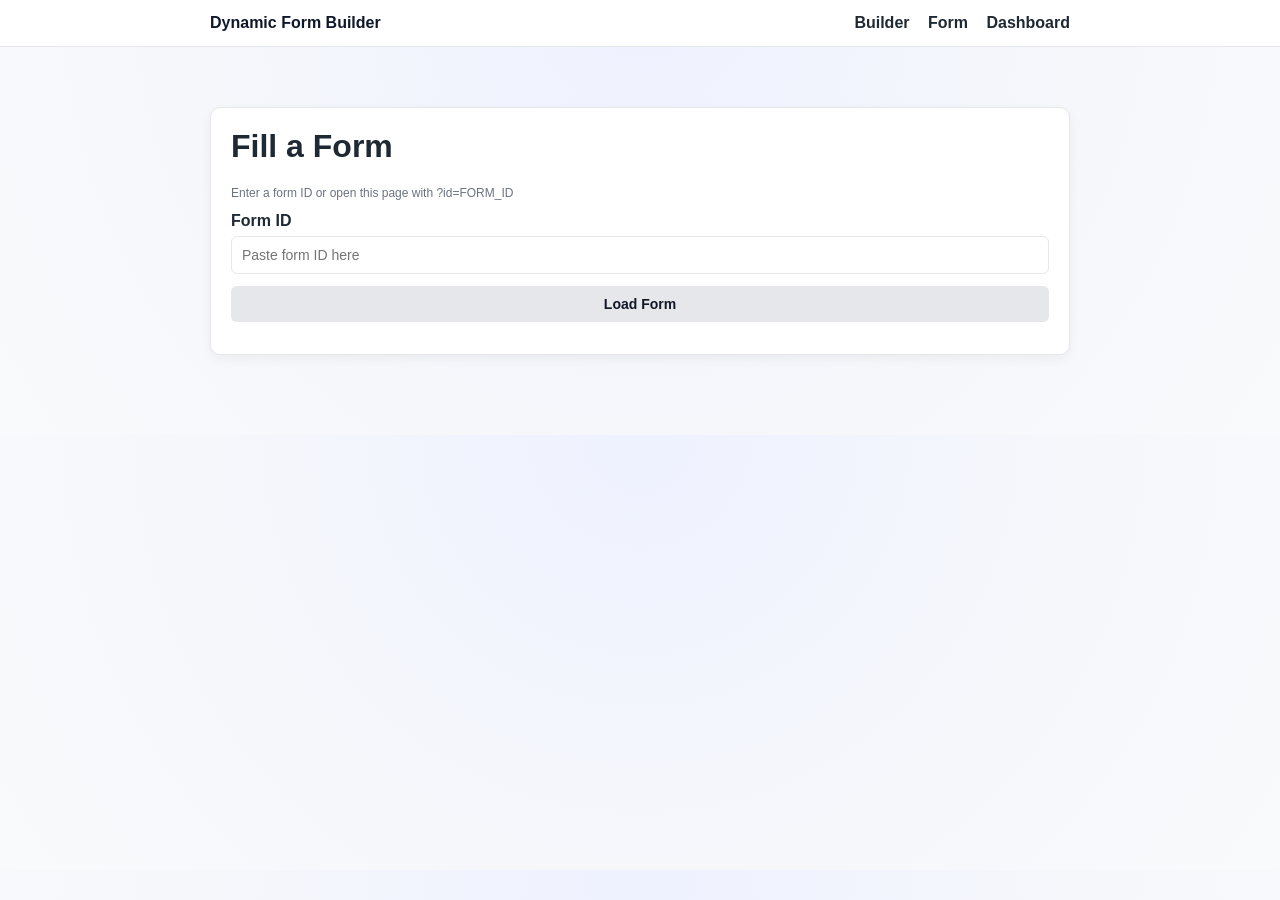
<file: backend/target/classes/static/form.html>
<!DOCTYPE html>
<html lang="en">
<head>
  <meta charset="UTF-8" />
  <meta name="viewport" content="width=device-width, initial-scale=1.0" />
  <title>Fill Form</title>
  <link rel="stylesheet" href="style.css" />
</head>
<body>
  <div class="nav">
    <div class="nav-inner">
      <a class="brand" href="/">Dynamic Form Builder</a>
      <div class="nav-links">
        <a href="/form-builder.html">Builder</a>
        <a href="/form.html">Form</a>
        <a href="/dashboard.html">Dashboard</a>
      </div>
    </div>
  </div>

  <div class="container">
    <div class="card">
      <h1>Fill a Form</h1>
      <p class="small">Enter a form ID or open this page with ?id=FORM_ID</p>

      <label for="formId">Form ID</label>
      <input id="formId" type="text" placeholder="Paste form ID here" />
      <button id="loadBtn" class="secondary">Load Form</button>
    </div>

    <div id="formCard" class="card" style="display:none;">
      <h2 id="formTitle"></h2>
      <form id="dynamicForm"></form>
      <button id="submitBtn">Submit Response</button>
      <p id="message" class="small"></p>
    </div>
  </div>

  <script>
    const formIdInput = document.getElementById("formId");
    const loadBtn = document.getElementById("loadBtn");
    const formCard = document.getElementById("formCard");
    const formTitle = document.getElementById("formTitle");
    const dynamicForm = document.getElementById("dynamicForm");
    const submitBtn = document.getElementById("submitBtn");
    const message = document.getElementById("message");

    let currentForm = null;

    // If URL has ?id=..., prefill and auto-load
    const params = new URLSearchParams(window.location.search);
    const urlId = params.get("id");
    if (urlId) {
      formIdInput.value = urlId;
      loadForm(urlId);
    }

    loadBtn.addEventListener("click", () => {
      const id = formIdInput.value.trim();
      if (id) loadForm(id);
    });

    async function loadForm(id) {
      message.textContent = "";
      dynamicForm.innerHTML = "";

      try {
        const res = await fetch(`/form/${id}`);
        if (!res.ok) {
          message.textContent = "Form not found.";
          return;
        }

        const form = await res.json();
        currentForm = form;
        formTitle.textContent = form.title;

        form.fields.forEach((field, index) => {
          const block = document.createElement("div");
          block.className = "card";
          block.dataset.type = field.type;
          block.dataset.index = index;

          const label = document.createElement("label");
          label.textContent = field.label + (field.required ? " *" : "");
          block.appendChild(label);

          renderField(block, field, index);
          dynamicForm.appendChild(block);
        });

        formCard.style.display = "block";
      } catch (err) {
        message.textContent = "Error connecting to backend.";
      }
    }

    function renderField(block, field, index) {
      const type = field.type;
      const name = `field-${index}`;

      if (type === "short_answer") {
        const input = document.createElement("input");
        input.type = "text";
        input.name = name;
        block.appendChild(input);
      } else if (type === "paragraph") {
        const textarea = document.createElement("textarea");
        textarea.name = name;
        block.appendChild(textarea);
      } else if (type === "multiple_choice") {
        (field.options || []).forEach(opt => {
          const wrapper = document.createElement("div");
          const input = document.createElement("input");
          input.type = "radio";
          input.name = name;
          input.value = opt;
          const span = document.createElement("span");
          span.textContent = " " + opt;
          wrapper.appendChild(input);
          wrapper.appendChild(span);
          block.appendChild(wrapper);
        });
      } else if (type === "checkboxes") {
        (field.options || []).forEach(opt => {
          const wrapper = document.createElement("div");
          const input = document.createElement("input");
          input.type = "checkbox";
          input.name = name;
          input.value = opt;
          const span = document.createElement("span");
          span.textContent = " " + opt;
          wrapper.appendChild(input);
          wrapper.appendChild(span);
          block.appendChild(wrapper);
        });
      } else if (type === "dropdown") {
        const select = document.createElement("select");
        select.name = name;
        (field.options || []).forEach(opt => {
          const option = document.createElement("option");
          option.value = opt;
          option.textContent = opt;
          select.appendChild(option);
        });
        block.appendChild(select);
      } else if (type === "linear_scale") {
        const select = document.createElement("select");
        select.name = name;
        const min = field.min || 1;
        const max = field.max || 5;
        for (let v = min; v <= max; v++) {
          const option = document.createElement("option");
          option.value = String(v);
          option.textContent = String(v);
          select.appendChild(option);
        }
        block.appendChild(select);

        const help = document.createElement("div");
        help.className = "small";
        help.textContent = `${field.leftLabel || ""} ${field.leftLabel || field.rightLabel ? "-" : ""} ${field.rightLabel || ""}`.trim();
        if (help.textContent) block.appendChild(help);
      } else if (type === "multiple_choice_grid") {
        const table = buildGrid(field, index, false);
        block.appendChild(table);
      } else if (type === "checkbox_grid") {
        const table = buildGrid(field, index, true);
        block.appendChild(table);
      } else if (type === "date") {
        const input = document.createElement("input");
        input.type = "date";
        input.name = name;
        block.appendChild(input);
      } else if (type === "time") {
        const input = document.createElement("input");
        input.type = "time";
        input.name = name;
        block.appendChild(input);
      } else if (type === "file_upload") {
        const input = document.createElement("input");
        input.type = "file";
        input.name = name;
        input.multiple = true;
        block.appendChild(input);
        const note = document.createElement("div");
        note.className = "small";
        note.textContent = "Note: only file names are saved in this demo.";
        block.appendChild(note);
      }
    }

    function buildGrid(field, index, isCheckbox) {
      const table = document.createElement("table");
      const thead = document.createElement("thead");
      const headRow = document.createElement("tr");
      headRow.appendChild(document.createElement("th"));

      (field.columns || []).forEach(col => {
        const th = document.createElement("th");
        th.textContent = col;
        headRow.appendChild(th);
      });

      thead.appendChild(headRow);
      table.appendChild(thead);

      const tbody = document.createElement("tbody");
      (field.rows || []).forEach((rowLabel, rIndex) => {
        const tr = document.createElement("tr");
        const rowHead = document.createElement("td");
        rowHead.textContent = rowLabel;
        tr.appendChild(rowHead);

        (field.columns || []).forEach(col => {
          const td = document.createElement("td");
          const input = document.createElement("input");
          input.type = isCheckbox ? "checkbox" : "radio";
          input.name = isCheckbox ? `field-${index}-row-${rIndex}` : `field-${index}-row-${rIndex}`;
          input.value = col;
          td.appendChild(input);
          tr.appendChild(td);
        });

        tbody.appendChild(tr);
      });

      table.appendChild(tbody);
      return table;
    }

    submitBtn.addEventListener("click", async () => {
      const id = formIdInput.value.trim();
      if (!id || !currentForm) return;

      const responses = {};
      const errors = [];

      currentForm.fields.forEach((field, index) => {
        const type = field.type;
        const name = `field-${index}`;

        if (type === "short_answer" || type === "paragraph" || type === "date" || type === "time") {
          const input = dynamicForm.querySelector(`[name='${name}']`);
          const value = input ? input.value : "";
          if (field.required && !value) errors.push(field.label);
          responses[field.label] = value;
        } else if (type === "dropdown" || type === "linear_scale") {
          const select = dynamicForm.querySelector(`[name='${name}']`);
          const val = select ? select.value : "";
          if (field.required && !val) errors.push(field.label);
          responses[field.label] = type === "linear_scale" && val !== "" ? Number(val) : val;
        } else if (type === "multiple_choice") {
          const checked = dynamicForm.querySelector(`input[name='${name}']:checked`);
          const value = checked ? checked.value : "";
          if (field.required && !value) errors.push(field.label);
          responses[field.label] = value;
        } else if (type === "checkboxes") {
          const checked = Array.from(dynamicForm.querySelectorAll(`input[name='${name}']:checked`)).map(i => i.value);
          if (field.required && checked.length === 0) errors.push(field.label);
          responses[field.label] = checked;
        } else if (type === "multiple_choice_grid") {
          const rowMap = {};
          let allRowsAnswered = true;
          (field.rows || []).forEach((rowLabel, rIndex) => {
            const rowName = `field-${index}-row-${rIndex}`;
            const checked = dynamicForm.querySelector(`input[name='${rowName}']:checked`);
            const value = checked ? checked.value : "";
            if (!value) allRowsAnswered = false;
            rowMap[rowLabel] = value;
          });
          if (field.required && !allRowsAnswered) errors.push(field.label);
          responses[field.label] = rowMap;
        } else if (type === "checkbox_grid") {
          const rowMap = {};
          let allRowsAnswered = true;
          (field.rows || []).forEach((rowLabel, rIndex) => {
            const rowName = `field-${index}-row-${rIndex}`;
            const checked = Array.from(dynamicForm.querySelectorAll(`input[name='${rowName}']:checked`)).map(i => i.value);
            if (checked.length === 0) allRowsAnswered = false;
            rowMap[rowLabel] = checked;
          });
          if (field.required && !allRowsAnswered) errors.push(field.label);
          responses[field.label] = rowMap;
        } else if (type === "file_upload") {
          const input = dynamicForm.querySelector(`input[name='${name}']`);
          const files = input && input.files ? Array.from(input.files).map(f => f.name) : [];
          if (field.required && files.length === 0) errors.push(field.label);
          responses[field.label] = files;
        }
      });

      if (errors.length > 0) {
        message.textContent = "Please fill required fields: " + errors.join(", ");
        return;
      }

      try {
        const res = await fetch(`/submit/${id}`, {
          method: "POST",
          headers: { "Content-Type": "application/json" },
          body: JSON.stringify({ responses })
        });

        if (!res.ok) {
          message.textContent = "Failed to submit response.";
          return;
        }

        message.textContent = "Response submitted!";
      } catch (err) {
        message.textContent = "Error connecting to backend.";
      }
    });
  </script>
</body>
</html>
</file>
<file: frontend/style.css>
:root {
  --bg: #f7f9fc;
  --card: #ffffff;
  --ink: #0f172a;
  --muted: #6b7280;
  --primary: #2563eb;
  --primary-2: #1d4ed8;
  --border: #e5e7eb;
  --shadow: 0 12px 30px rgba(15, 23, 42, 0.10);
}

* { box-sizing: border-box; }

body {
  margin: 0;
  font-family: "Poppins", Arial, sans-serif;
  background:
    radial-gradient(900px 500px at 10% -10%, rgba(59, 130, 246, 0.14), transparent),
    radial-gradient(900px 500px at 90% -10%, rgba(14, 116, 144, 0.10), transparent),
    linear-gradient(135deg, #eef4fb 0%, #f7fafc 50%, #ffffff 100%);
  color: var(--ink);
}

a { color: var(--primary); text-decoration: none; transition: color 0.2s ease, transform 0.2s ease; }

a:hover { color: var(--primary-2); transform: translateY(-1px); }

.container {
  max-width: 1200px;
  margin: 40px auto;
  padding: 20px;
}

.form-narrow {
  max-width: 900px;
  margin: 0 auto;
}

.dashboard-narrow {
  max-width: 900px;
  margin: 0 auto;
}

.nav {
  background: rgba(255, 255, 255, 0.9);
  border-bottom: 1px solid var(--border);
  position: sticky;
  top: 0;
  z-index: 10;
  backdrop-filter: blur(10px);
}

.nav-inner {
  max-width: 1200px;
  margin: 0 auto;
  padding: 12px 16px;
  display: flex;
  align-items: center;
  justify-content: space-between;
}

.brand {
  font-weight: 800;
  color: var(--ink);
  letter-spacing: -0.3px;
  display: inline-flex;
  align-items: center;
  gap: 10px;
}

.logo {
  height: 28px;
  width: auto;
  display: block;
}

.nav-links a {
  margin-left: 16px;
  font-weight: 600;
  color: var(--muted);
}

.nav-links a:hover { color: var(--primary); }

.hero {
  background: var(--card);
  border: 1px solid var(--border);
  border-radius: 16px;
  padding: 36px;
  box-shadow: var(--shadow);
  margin-bottom: 28px;
}

.hero-grid {
  display: grid;
  grid-template-columns: 1.2fr 0.8fr;
  gap: 20px;
}

.hero h1 {
  margin: 0 0 8px;
  font-size: 40px;
  line-height: 1.15;
  letter-spacing: -0.6px;
}

.hero p { color: var(--muted); margin: 0 0 22px; font-size: 16px; }

.pill {
  display: inline-block;
  padding: 8px 14px;
  border-radius: 999px;
  background: #e0f2fe;
  color: #0369a1;
  font-size: 13px;
  font-weight: 700;
  margin-bottom: 10px;
}

.cta-row {
  display: flex;
  gap: 16px;
  flex-wrap: wrap;
}

.btn {
  display: inline-flex;
  align-items: center;
  gap: 8px;
  padding: 14px 20px;
  border-radius: 12px;
  font-weight: 700;
  border: 1px solid transparent;
  cursor: pointer;
}

.btn.primary {
  background: linear-gradient(135deg, var(--primary), var(--primary-2));
  color: #ffffff;
  transition: transform 0.2s ease, box-shadow 0.2s ease, filter 0.2s ease;
}

.btn.ghost {
  background: #ffffff;
  color: var(--ink);
  border-color: var(--border);
  transition: transform 0.2s ease, box-shadow 0.2s ease, border-color 0.2s ease;
}

.hero-panel {
  background: linear-gradient(135deg, #ffffff, #f5f9ff);
  color: var(--ink);
  border-radius: 14px;
  padding: 20px;
  display: grid;
  gap: 10px;
  border: 1px solid var(--border);
}

.metric {
  display: flex;
  align-items: baseline;
  justify-content: space-between;
  border-bottom: 1px solid var(--border);
  padding-bottom: 8px;
}

.metric:last-child { border-bottom: none; }

.metric .value { font-size: 22px; font-weight: 800; }

.card {
  background: var(--card);
  border: 1px solid var(--border);
  border-radius: 12px;
  padding: 28px;
  box-shadow: var(--shadow);
  margin-bottom: 24px;
}

.card-title { margin: 0 0 12px; }

.section-title {
  font-size: 22px;
  font-weight: 700;
  margin: 0 0 8px;
}

.section-sub {
  margin: 0 0 16px;
  color: var(--muted);
  font-size: 14px;
}

label {
  display: block;
  font-weight: 600;
  margin-bottom: 6px;
  margin-top: 16px;
}

input, select, textarea, button {
  width: 100%;
  padding: 12px;
  border: 1px solid var(--border);
  border-radius: 10px;
  font-size: 14px;
  outline: none;
  background: #ffffff;
}

input[type="checkbox"] {
  width: auto;
  padding: 0;
  border: none;
  margin: 0;
}

input[type="radio"] {
  width: auto;
  padding: 0;
  border: none;
  margin: 0;
}

.option-row {
  display: flex;
  align-items: center;
  gap: 8px;
  margin-top: 8px;
}

input:focus, select:focus, textarea:focus {
  border-color: var(--primary);
  box-shadow: 0 0 0 3px rgba(37, 99, 235, 0.15);
}

button {
  background: var(--primary);
  color: #ffffff;
  font-weight: 600;
  border: none;
  cursor: pointer;
  transition: background 0.2s ease, transform 0.2s ease, box-shadow 0.2s ease;
}

#loadBtn {
  margin-top: 10px;
}

#downloadBtn {
  margin-top: 10px;
}

button:hover { background: var(--primary-2); transform: translateY(-1px); box-shadow: var(--shadow); }

button.secondary {
  background: #f3f4f6;
  color: var(--ink);
  border: 1px solid var(--border);
}

button.secondary:hover { background: #e5e7eb; border-color: var(--border); transform: none; box-shadow: none; }

.small { font-size: 12px; color: var(--muted); }

.success-box {
  margin-top: 12px;
  border: 1px solid var(--border);
  background: #f8fafc;
  border-radius: 12px;
  padding: 14px;
}

.success-title {
  font-weight: 700;
  margin-bottom: 10px;
}

.success-row {
  display: grid;
  grid-template-columns: 120px 1fr auto;
  align-items: center;
  gap: 10px;
  padding: 6px 0;
}

.copy-btn {
  width: auto;
  padding: 8px 12px;
}

.row-inline {
  display: inline-flex;
  align-items: center;
  gap: 8px;
  margin-top: 12px;
  margin-bottom: 8px;
  font-weight: 600;
}

.input-narrow {
  max-width: 720px;
}

.row { display: flex; gap: 12px; }
.row > div { flex: 1; }

.field-card {
  border: 1px solid var(--border);
  border-radius: 12px;
  padding: 16px;
  margin-bottom: 12px;
  background: #f9fafb;
}

.field-actions {
  display: flex;
  justify-content: flex-end;
  margin-top: 8px;
}

.grid-3 {
  display: grid;
  grid-template-columns: repeat(3, 1fr);
  gap: 24px;
}

.tile {
  border: 1px solid var(--border);
  border-radius: 12px;
  padding: 20px;
  background: #ffffff;
  transition: transform 0.2s ease, box-shadow 0.2s ease, border-color 0.2s ease;
}

.tile h3 { margin: 0 0 8px; font-size: 18px; }

.tile:hover {
  transform: translateY(-2px);
  box-shadow: var(--shadow);
  border-color: #cbd5e1;
}

.tile-link {
  display: block;
  color: var(--ink);
}

.tile-link:hover {
  color: var(--ink);
  text-decoration: none;
}

.tile-cta {
  display: inline-block;
  margin-top: 6px;
  font-weight: 700;
  color: var(--primary);
}

.table { width: 100%; border-collapse: collapse; margin-top: 12px; }

.table th, .table td {
  border-bottom: 1px solid var(--border);
  padding: 12px;
  text-align: left;
  font-size: 15px;
}

.table th { background: #f9fafb; }

.stats {
  display: grid;
  grid-template-columns: repeat(3, 1fr);
  gap: 16px;
}

.stat-card {
  background: #f9fafb;
  border: 1px solid var(--border);
  border-radius: 10px;
  padding: 18px;
}

.table-wrap { overflow: auto; }

.footer {
  border-top: 1px solid var(--border);
  background: #ffffff;
  margin-top: 32px;
}

.footer-inner {
  max-width: 1200px;
  margin: 0 auto;
  padding: 16px 20px;
  display: flex;
  align-items: center;
  justify-content: center;
  color: var(--muted);
  font-size: 13px;
}


.steps {
  display: grid;
  grid-template-columns: repeat(3, 1fr);
  gap: 20px;
}

.step {
  display: flex;
  gap: 14px;
  padding: 16px;
  border: 1px solid var(--border);
  border-radius: 12px;
  background: #ffffff;
  box-shadow: var(--shadow);
  transition: transform 0.2s ease, box-shadow 0.2s ease, border-color 0.2s ease;
}

.step h3 {
  margin: 0 0 6px;
  font-size: 18px;
}

.step-num {
  width: 36px;
  height: 36px;
  border-radius: 999px;
  background: #e0f2fe;
  color: #0369a1;
  font-weight: 800;
  display: grid;
  place-items: center;
  flex: 0 0 36px;
}

.step:hover {
  transform: translateY(-2px);
  box-shadow: var(--shadow);
  border-color: #cbd5e1;
}

@media (max-width: 900px) {
  .hero-grid { grid-template-columns: 1fr; }
}

@media (max-width: 700px) {
  .row { flex-direction: column; }
  .stats { grid-template-columns: 1fr; }
  .nav-inner { flex-direction: column; gap: 8px; }
  .nav-links a { margin-left: 0; margin-right: 12px; }
  .grid-3 { grid-template-columns: 1fr; }
  .steps { grid-template-columns: 1fr; }
  .footer-inner { flex-direction: column; gap: 8px; }
}
</file>
<file: backend/target/classes/static/style.css>
:root {
  --bg: #f5f7fb;
  --card: #ffffff;
  --text: #1f2933;
  --muted: #6b7280;
  --primary: #2563eb;
  --border: #e5e7eb;
  --accent: #0f172a;
}

* {
  box-sizing: border-box;
}

body {
  margin: 0;
  font-family: "Segoe UI", Tahoma, Geneva, Verdana, sans-serif;
  background: radial-gradient(circle at top, #eef2ff 0%, #f5f7fb 55%, #f8fafc 100%);
  color: var(--text);
}

.container {
  max-width: 900px;
  margin: 40px auto;
  padding: 20px;
}

.nav {
  background: #ffffff;
  border-bottom: 1px solid var(--border);
  position: sticky;
  top: 0;
  z-index: 10;
}

.nav-inner {
  max-width: 900px;
  margin: 0 auto;
  padding: 14px 20px;
  display: flex;
  align-items: center;
  justify-content: space-between;
  gap: 10px;
}

.brand {
  font-weight: 800;
  color: var(--accent);
  text-decoration: none;
}

.nav-links a {
  margin-left: 14px;
  text-decoration: none;
  color: var(--text);
  font-weight: 600;
}

.nav-links a:hover {
  color: var(--primary);
}

.card {
  background: var(--card);
  border: 1px solid var(--border);
  border-radius: 10px;
  padding: 20px;
  margin-bottom: 20px;
  box-shadow: 0 4px 12px rgba(0, 0, 0, 0.05);
}

.hero {
  background: linear-gradient(135deg, #1d4ed8 0%, #2563eb 60%, #3b82f6 100%);
  color: white;
}

.hero h1 {
  margin-bottom: 8px;
}

.hero .small {
  color: #e0e7ff;
}

.button-link {
  display: inline-block;
  margin-top: 8px;
  background: white;
  color: #1d4ed8;
  padding: 10px 14px;
  border-radius: 8px;
  text-decoration: none;
  font-weight: 700;
}

h1, h2 {
  margin-top: 0;
}

label {
  display: block;
  font-weight: 600;
  margin-bottom: 6px;
}

input, select, button, textarea {
  width: 100%;
  padding: 10px;
  margin-bottom: 12px;
  border: 1px solid var(--border);
  border-radius: 6px;
  font-size: 14px;
}

button {
  background: var(--primary);
  color: white;
  font-weight: 600;
  cursor: pointer;
  border: none;
}

button.secondary {
  background: #e5e7eb;
  color: #111827;
}

.small {
  font-size: 12px;
  color: var(--muted);
}

.row {
  display: flex;
  gap: 10px;
}

.row > div {
  flex: 1;
}

.badge {
  display: inline-block;
  background: #eef2ff;
  color: #3730a3;
  padding: 4px 10px;
  border-radius: 999px;
  font-size: 12px;
  font-weight: 600;
}

.response-item {
  background: #f9fafb;
  border: 1px solid var(--border);
  padding: 12px;
  border-radius: 6px;
  margin-bottom: 8px;
}

.row-inline {
  display: flex;
  align-items: center;
  gap: 8px;
  margin-bottom: 12px;
  font-weight: 600;
}

table {
  width: 100%;
  border-collapse: collapse;
  margin-top: 10px;
}

th, td {
  border: 1px solid var(--border);
  padding: 8px;
  text-align: left;
  font-size: 14px;
}

th {
  background: #eef2ff;
  font-weight: 700;
}
</file>
